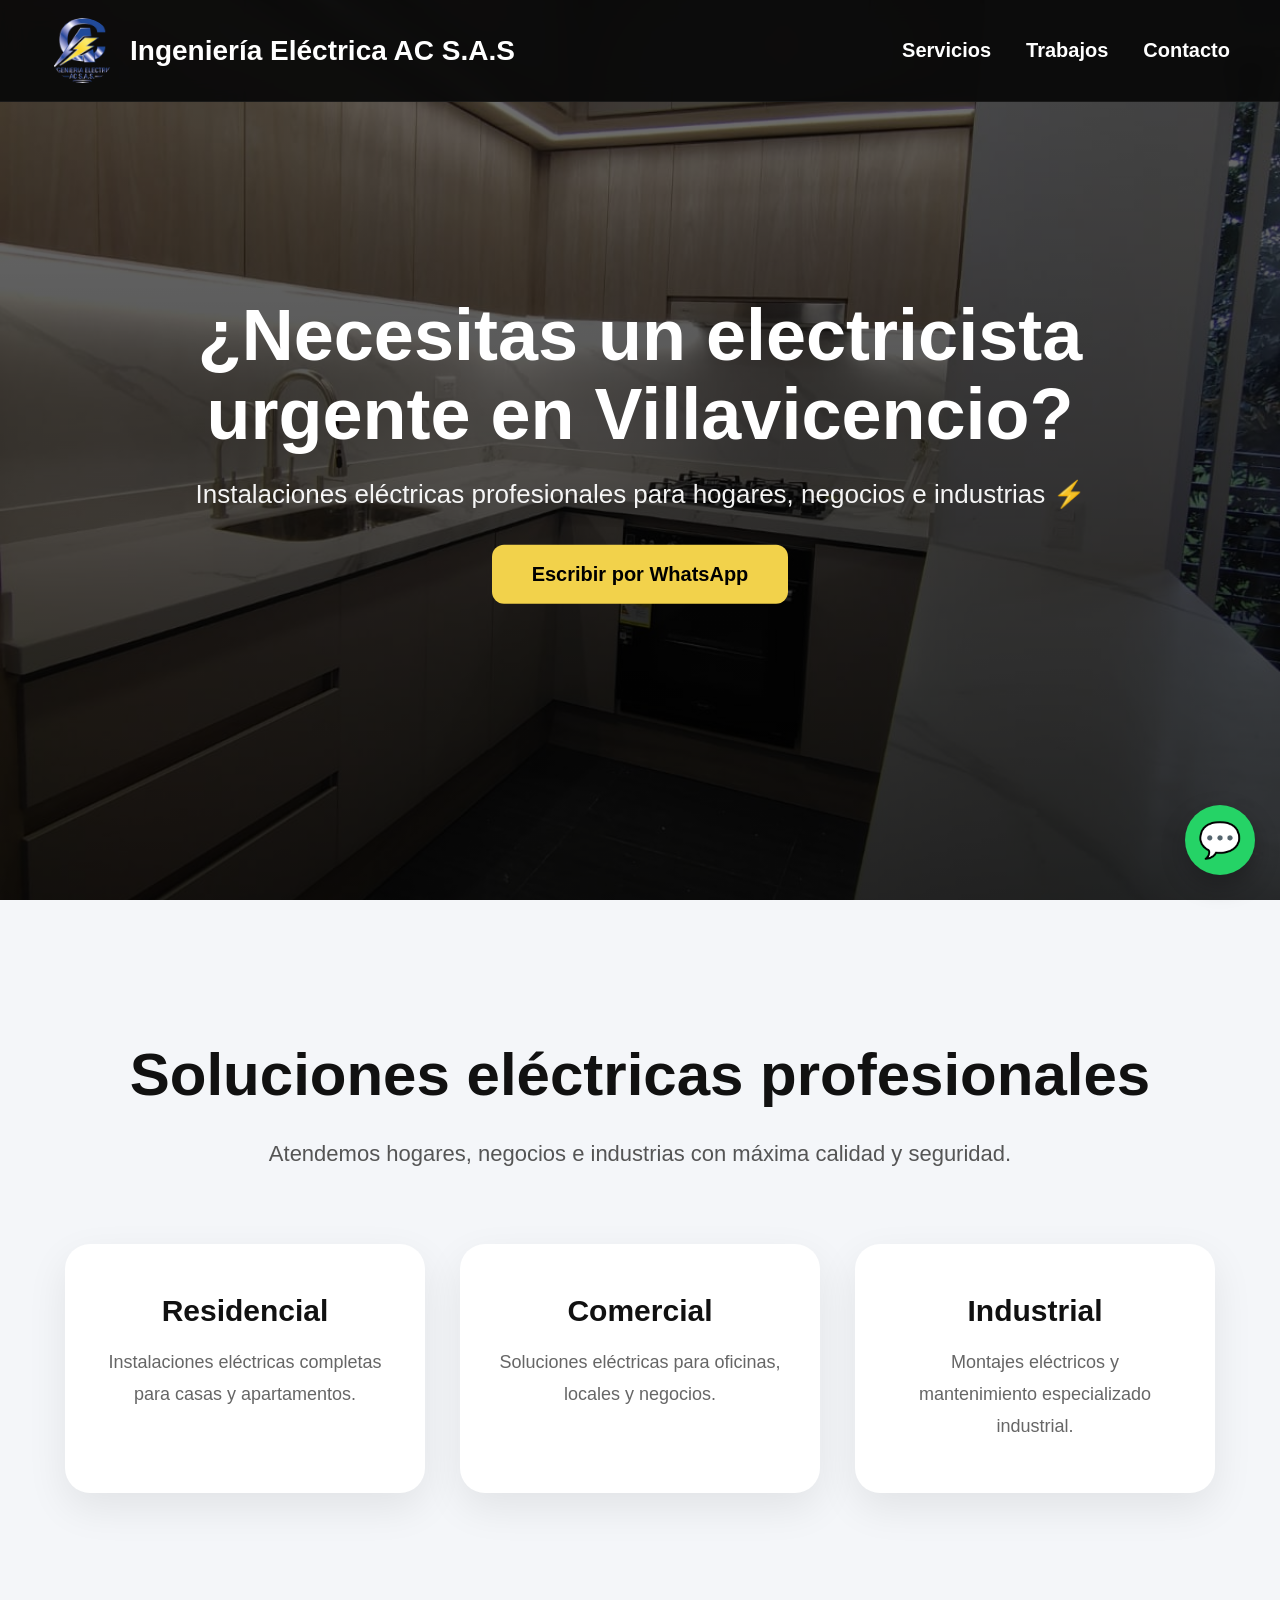
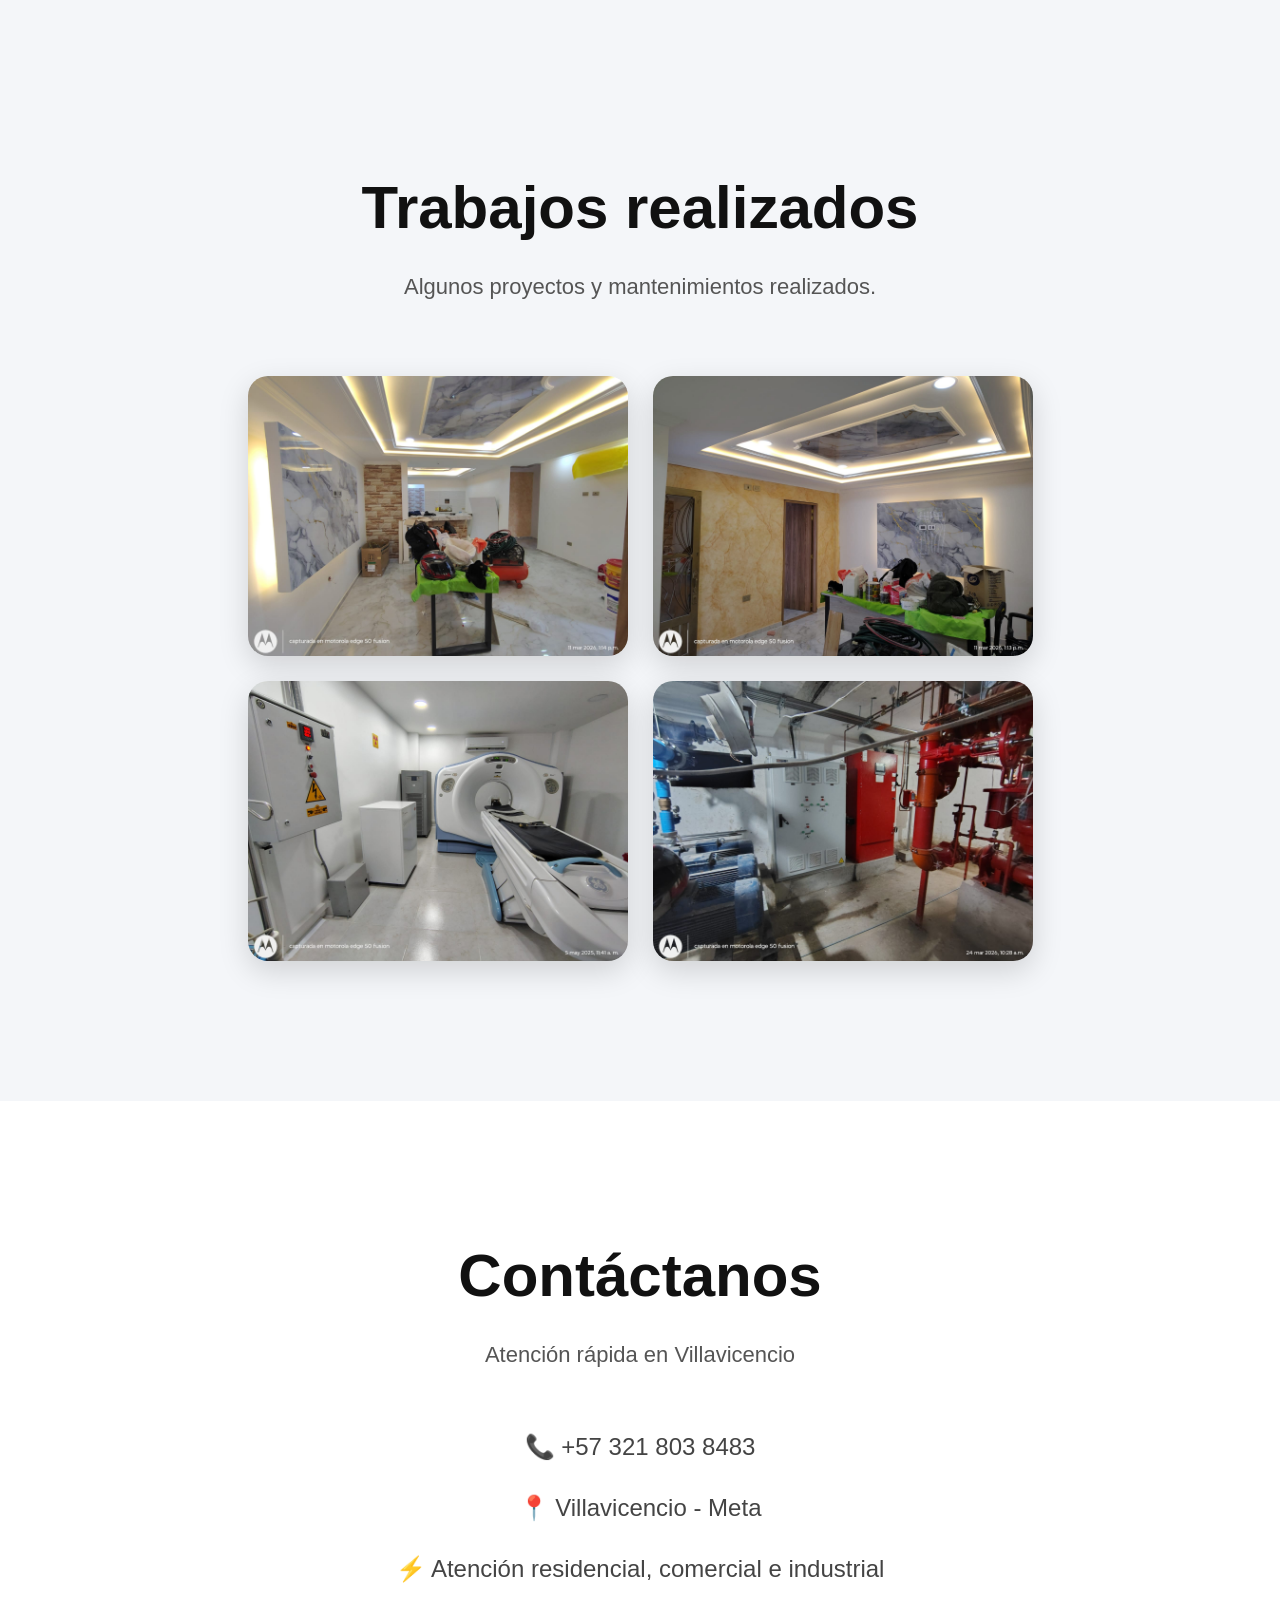
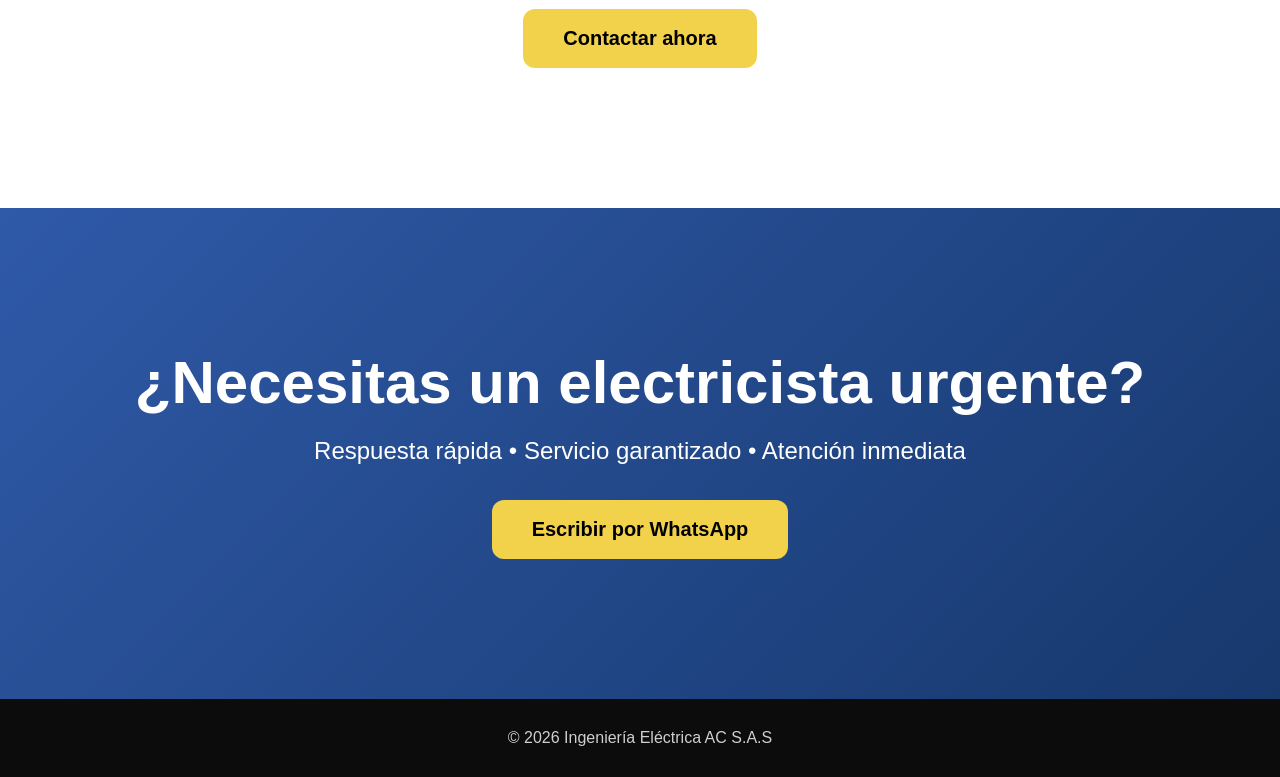
<file: index.html>
<!doctype html>
<html lang="es">
<head>

  <meta charset="UTF-8">
  <meta name="viewport" content="width=device-width, initial-scale=1.0">

  <title>Ingeniería Eléctrica AC S.A.S</title>

  <meta name="description" content="Electricista en Villavicencio. Instalaciones eléctricas, mantenimiento residencial, comercial e industrial, Electricissta, arreglos, Mantenimiento Electrico, Construccion Electrica, Redes electricas, Villavicencio, Energia en villavicencio.">

  <!-- FAVICON -->
  <link rel="icon" type="image/png" href="logo.png">
  <link rel="shortcut icon" href="logo.png" type="image/png">

  <!-- GOOGLE / REDES -->
  <meta property="og:image" content="https://electricistavillavicencio.casa/logo.png">

  <link rel="stylesheet" href="styles.css">

</head>

<body>

<!-- NAV -->
<nav class="nav">

  <div class="logo">
    <img src="logo.png" alt="Ingeniería Eléctrica AC S.A.S" class="logo-img">
    <h2>Ingeniería Eléctrica AC S.A.S</h2>
  </div>

  <!-- MENU -->
  <div class="menu">
    <a href="#servicios">Servicios</a>
    <a href="#trabajos">Trabajos</a>
    <a href="#contacto">Contacto</a>
  </div>

</nav>

<!-- HERO -->
<section class="hero">

  <div class="slides">
    <img src="casa5.jpg" class="activo">
    <img src="comercio3.jpg">
    <img src="industrial1.jpg">
  </div>

  <div class="overlay"></div>

  <div class="hero-text">
    <h1>¿Necesitas un electricista urgente en Villavicencio?</h1>

    <p>
      Instalaciones eléctricas profesionales para hogares,
      negocios e industrias ⚡
    </p>

    <a href="https://wa.me/573218038483" class="btn">
      Escribir por WhatsApp
    </a>
  </div>

</section>

<!-- SERVICIOS -->
<section class="section" id="servicios">

  <h2>Soluciones eléctricas profesionales</h2>

  <p>
    Atendemos hogares, negocios e industrias
    con máxima calidad y seguridad.
  </p>

  <div class="grid">

    <div class="card">
      <h3>Residencial</h3>

      <p>
        Instalaciones eléctricas completas
        para casas y apartamentos.
      </p>
    </div>

    <div class="card">
      <h3>Comercial</h3>

      <p>
        Soluciones eléctricas para oficinas,
        locales y negocios.
      </p>
    </div>

    <div class="card">
      <h3>Industrial</h3>

      <p>
        Montajes eléctricos y mantenimiento
        especializado industrial.
      </p>
    </div>

  </div>

</section>

<!-- TRABAJOS -->
<section class="section dark" id="trabajos">

  <h2>Trabajos realizados</h2>

  <p>
    Algunos proyectos y mantenimientos realizados.
  </p>

  <div class="galeria">

    <img src="casa1.jpg" alt="">
    <img src="casa2.jpg" alt="">
    <img src="comercio1.jpg" alt="">
    <img src="industrial1.jpg" alt="">

  </div>

</section>

<!-- CONTACTO -->
<section class="section contacto" id="contacto">

  <h2>Contáctanos</h2>

  <p>Atención rápida en Villavicencio</p>

  <div class="contacto-box">

    <p>📞 +57 321 803 8483</p>

    <p>📍 Villavicencio - Meta</p>

    <p>⚡ Atención residencial, comercial e industrial</p>

    <a href="https://wa.me/573218038483" class="btn">
      Contactar ahora
    </a>

  </div>

</section>

<!-- CTA -->
<section class="cta">

  <h2>¿Necesitas un electricista urgente?</h2>

  <p>
    Respuesta rápida • Servicio garantizado • Atención inmediata
  </p>

  <a href="https://wa.me/573218038483" class="btn">
    Escribir por WhatsApp
  </a>

</section>

<!-- FOOTER -->
<footer class="footer">

  <p>© 2026 Ingeniería Eléctrica AC S.A.S</p>

</footer>

<!-- BOTON WHATSAPP -->
<a href="https://wa.me/573218038483" class="whatsapp">
  💬
</a>

<script src="script.js"></script>

</body>
</html>
</file>
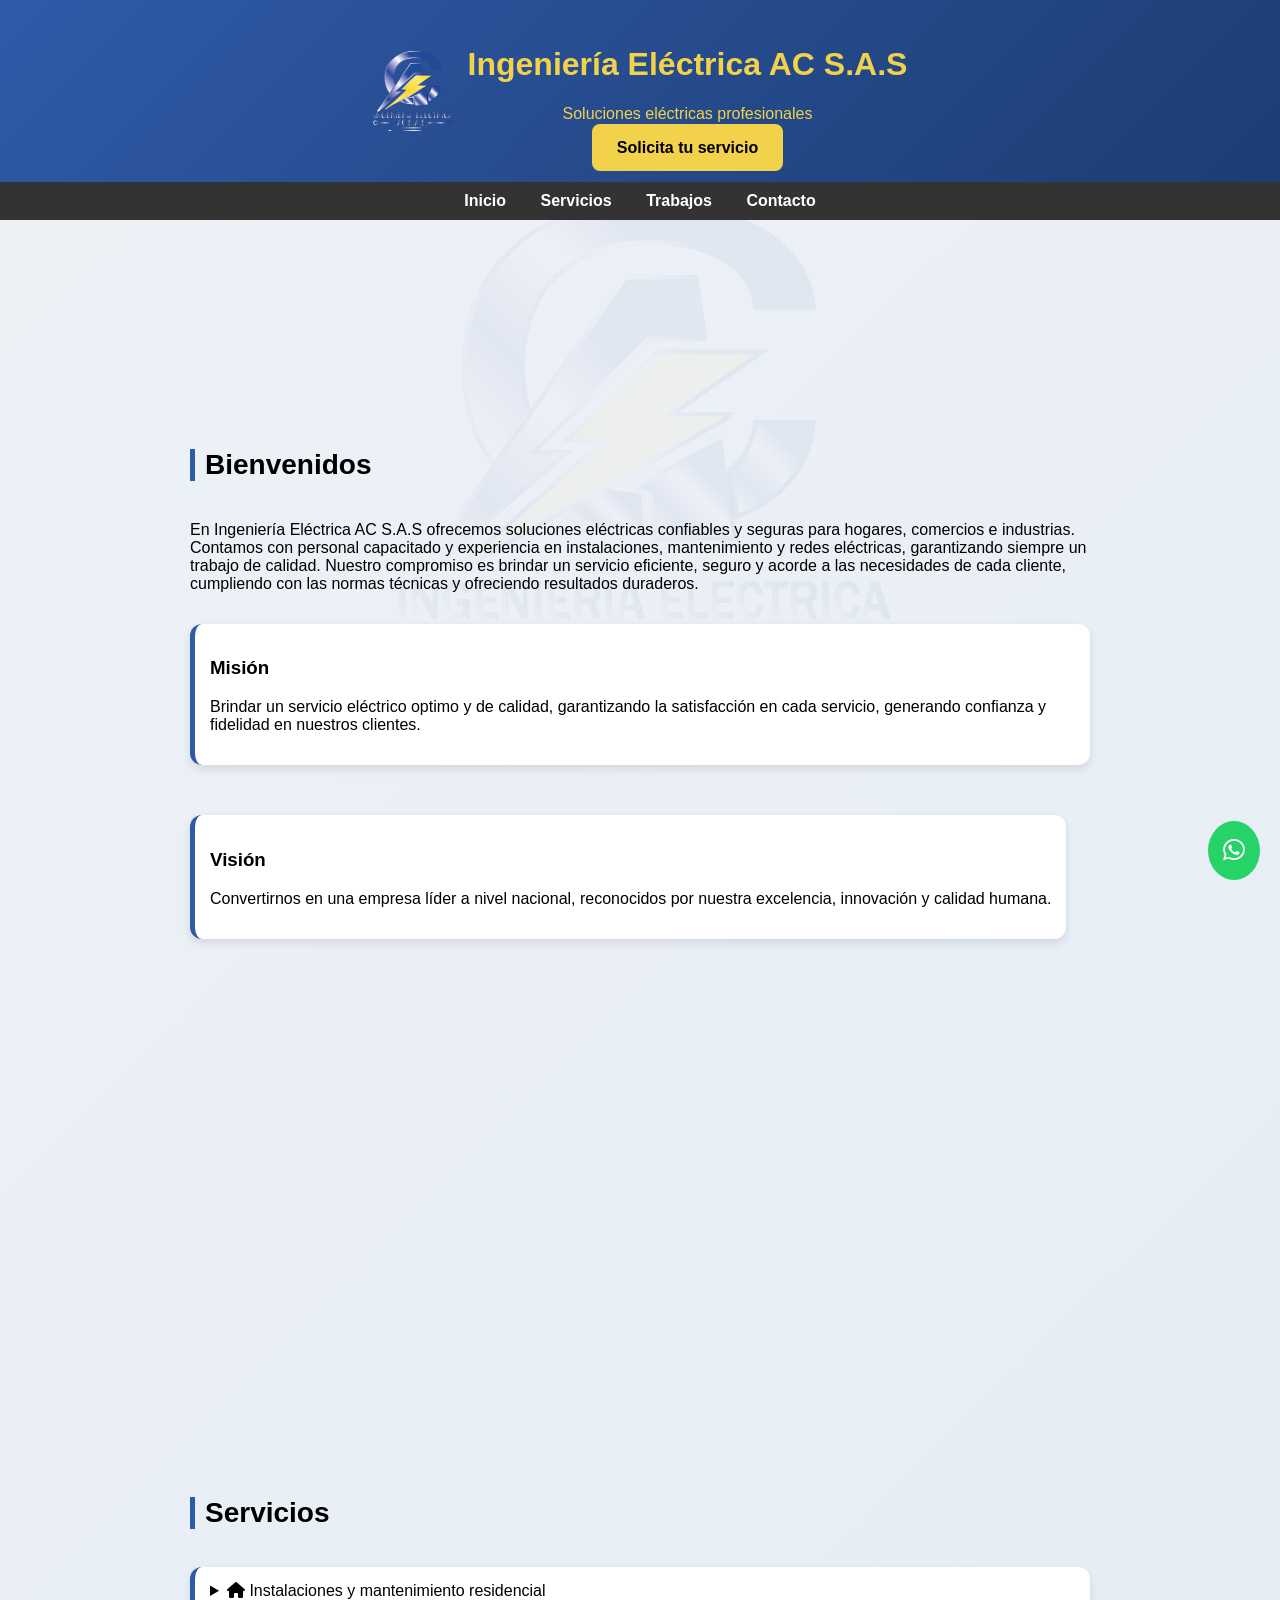
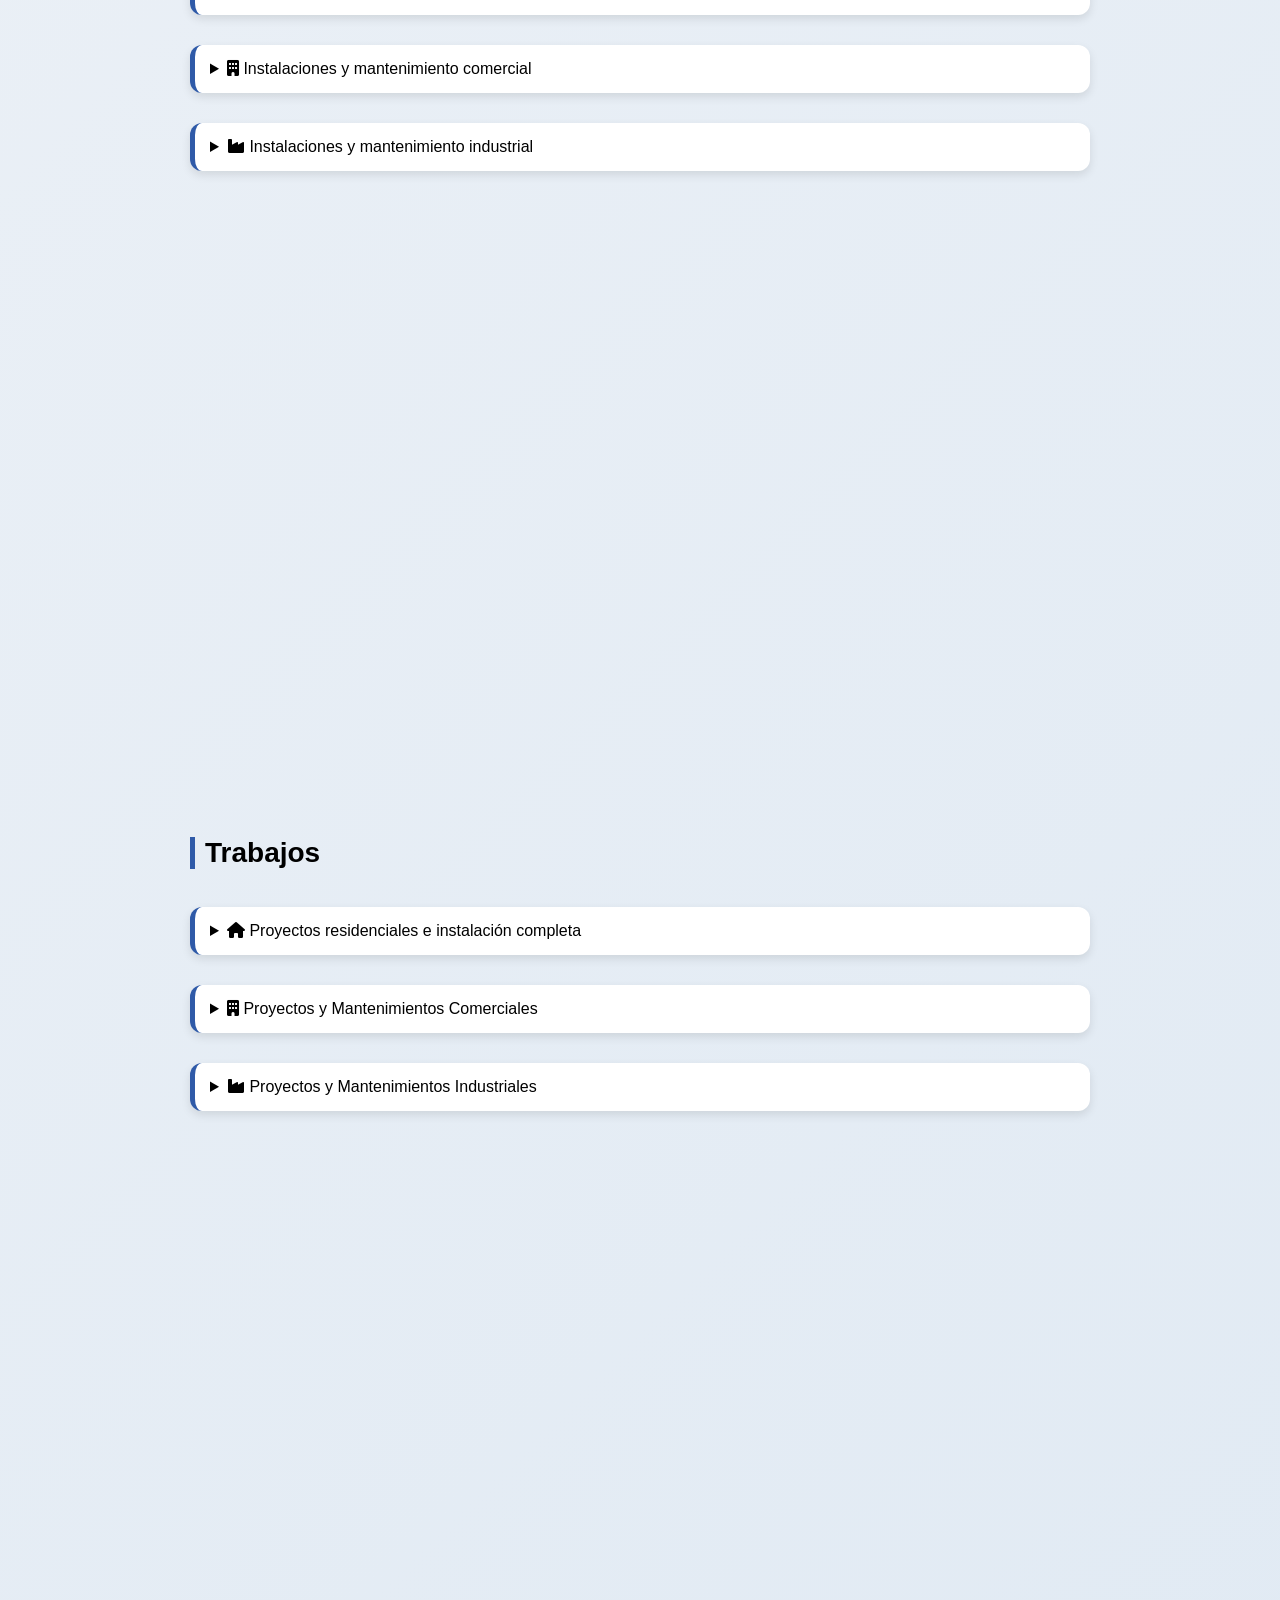
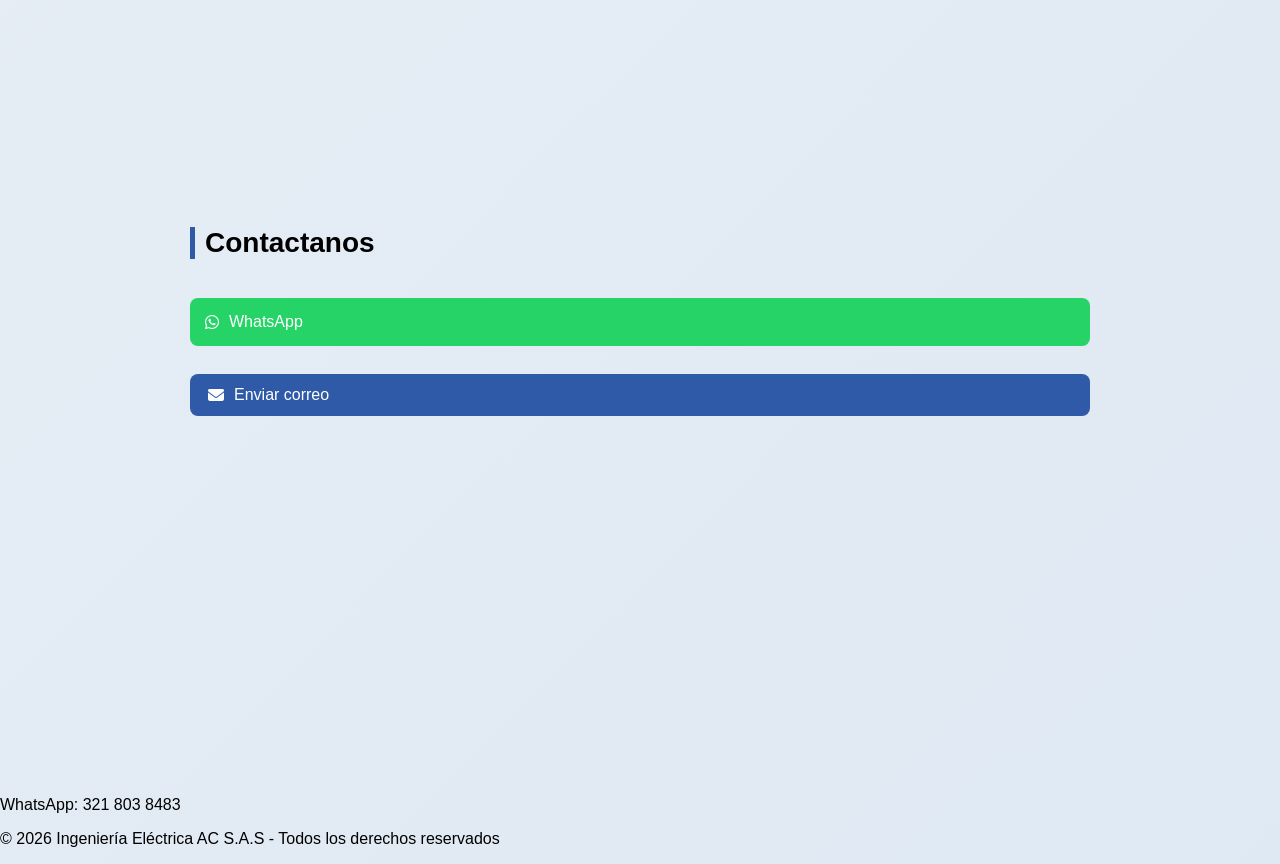
<file: ingenieria ac sas.html>
<!doctype html>
<html lang="es">
  <head>
    
    <meta charset="UTF-8" />
    <title>Ingeniería Eléctrica AC S.A.S</title>

    <meta
      name="description"
      content="Servicios eléctricos en Villavicencio. Instalaciones, 
      mantenimiento residencial, comercial e industrial."/>
      
    <link
      rel="stylesheet"
      href="https://cdnjs.cloudflare.com/ajax/libs/font-awesome/6.5.0/css/all.min.css"
    />

    <style>
      html {
        scroll-behavior: smooth;
      }

      body {
        font-family: Helvetica;
        margin: 0;
        background: linear-gradient(135deg, #eef2f7, #dfe9f3);
        scroll-snap-type: y mandatory;
        overflow-y: scroll;
      }

      /* LOGO FONDO */
      body::before {
        content: "";
        position: fixed;
        top: 50%;
        left: 50%;
        width: 500px;
        height: 500px;
        background: url("logo.png") no-repeat center;
        background-size: contain;
        opacity: 0.05;
        transform: translate(-50%, -50%);
        z-index: -1;
      }

      /* HEADER */
      header {
        background: linear-gradient(135deg, #2f5aa8, #1c3d73);
        color: rgb(242, 210, 75);
        padding: 25px;
        text-align: center;
      }

      .header-contenido {
        display: flex;
        align-items: center;
        justify-content: center;
        gap: 15px;
      }

      .logo {
        width: 80px;
        border-radius: 10px;
      }

      /* NAV */
      nav {
        background: #333;
        padding: 10px;
        text-align: center;
        position: sticky;
        top: 0;
        z-index: 1000;
      }

      nav.activo {
        background: rgba(0, 0, 0, 0.85);
        backdrop-filter: blur(10px);
      }

      nav a {
        position: relative;
        color: white;
        margin: 0 15px;
        text-decoration: none;
        font-weight: bold;
      }

      nav a::after {
        content: "";
        position: absolute;
        width: 0;
        height: 2px;
        background: #2f5aa8;
        left: 0;
        bottom: -5px;
        transition: 0.3s;
      }

      nav a:hover::after {
        width: 100%;
      }

      /* SECCIONES */
      section {
        min-height: 100vh;
        display: flex;
        flex-direction: column;
        justify-content: center;
        max-width: 900px;
        margin: auto;
        padding: 20px;
        scroll-snap-align: start;
      }

      /* TITULOS */
      h2 {
        font-size: 28px;
        border-left: 5px solid #2f5aa8;
        padding-left: 10px;
      }

      /* CARDS */
      .card {
        background: white;
        padding: 15px;
        margin: 15px 0;
        border-radius: 12px;
        box-shadow: 0 4px 10px rgba(0, 0, 0, 0.1);
        border-left: 5px solid #2f5aa8;
        transition: 0.3s;
      }

      .card:hover {
        transform: translateY(-5px);
      }

      /* FILA */
      .fila {
        display: flex;
        gap: 20px;
        flex-wrap: wrap;
      }

      /* BOTONES */
      .btn-principal {
        background: #f2d24b;
        color: black;
        padding: 15px 25px;
        border-radius: 8px;
        text-decoration: none;
        font-weight: bold;
      }

      .btn-whatsapp {
        display: inline-flex;
        align-items: center;
        gap: 10px;
        padding: 15px;
        background: #25d366;
        color: white;
        border-radius: 8px;
        text-decoration: none;
        margin-top: 15px;
      }

      .btn-email {
        display: inline-flex;
        align-items: center;
        gap: 10px;
        padding: 12px 18px;
        background: #2f5aa8;
        color: white;
        border-radius: 8px;
        text-decoration: none;
        margin-top: 10px;
      }

      /* WHATSAPP FLOTANTE */
      .whatsapp-float {
        position: fixed;
        bottom: 20px;
        right: 20px;
        background: #25d366;
        color: white;
        font-size: 25px;
        padding: 15px;
        border-radius: 50%;
      }

      /* ANIMACIÓN */
      .animar {
        opacity: 0;
        transform: translateY(40px);
        transition: 0.8s;
      }

      .animar.visible {
        opacity: 1;
        transform: translateY(0);
      }
      /*IMAGENES*/
      .img-trabajo {
        width: 100%;
        border-radius: 10px;
        margin-top: 10px;
        max-width: 300px;
      }
    </style>
  </head>

  <body>
    <header>
      <div class="header-contenido">
        <img src="logo.png" class="logo" />
        <div>
          <h1>Ingeniería Eléctrica AC S.A.S</h1>
          <p>Soluciones eléctricas profesionales</p>
          <a href="#contacto" class="btn-principal">Solicita tu servicio</a>
        </div>
      </div>
    </header>

    <nav>
      <a href="#inicio">Inicio</a>
      <a href="#servicios">Servicios</a>
      <a href="#trabajos">Trabajos</a>
      <a href="#contacto">Contacto</a>
    </nav>

    <section id="inicio" class="animar">
      <h2>Bienvenidos</h2>
      <p>
        En Ingeniería Eléctrica AC S.A.S ofrecemos soluciones eléctricas
        confiables y seguras para hogares, comercios e industrias. Contamos con
        personal capacitado y experiencia en instalaciones, mantenimiento y
        redes eléctricas, garantizando siempre un trabajo de calidad. Nuestro
        compromiso es brindar un servicio eficiente, seguro y acorde a las
        necesidades de cada cliente, cumpliendo con las normas técnicas y
        ofreciendo resultados duraderos.
      </p>

      <div class="fila">
        <div class="card">
          <h3>Misión</h3>
          <p>
            Brindar un servicio eléctrico optimo y de calidad, garantizando la
            satisfacción en cada servicio, generando confianza y fidelidad en
            nuestros clientes.
          </p>
        </div>
        <div class="card">
          <h3>Visión</h3>
          <p>
            Convertirnos en una empresa líder a nivel nacional, reconocidos por
            nuestra excelencia, innovación y calidad humana.
          </p>
        </div>
      </div>
    </section>

    <section id="servicios" class="animar">
      <h2>Servicios</h2>

      <details class="card">
        <summary>
          <i class="fas fa-home"></i> Instalaciones y mantenimiento residencial
        </summary>
        <p>
          Realizamos instalaciones eléctricas completas en viviendas, incluyendo
          cableado, tomas, iluminación y tableros eléctricos. También ofrecemos
          mantenimiento preventivo y correctivo para garantizar el buen
          funcionamiento y la seguridad del sistema eléctrico en el hogar.
        </p>
      </details>

      <details class="card">
        <summary>
          <i class="fas fa-building"></i> Instalaciones y mantenimiento
          comercial
        </summary>
        <p>
          Brindamos soluciones eléctricas para locales comerciales, oficinas y
          negocios. Instalamos sistemas eléctricos eficientes, iluminación
          adecuada y realizamos mantenimiento para evitar fallas que afecten la
          operación del negocio.
        </p>
      </details>

      <details class="card">
        <summary>
          <i class="fas fa-industry"></i> Instalaciones y mantenimiento
          industrial
        </summary>
        <p>
          Ejecutamos proyectos eléctricos industriales, incluyendo montaje de
          redes, tableros y sistemas de distribución. Realizamos mantenimiento
          especializado para asegurar la continuidad operativa y cumplir con
          normas técnicas de seguridad.
        </p>
      </details>
    </section>

    <section id="trabajos" class="animar">
      <h2>Trabajos</h2>

      <details class="card">
        <summary>
          <i class="fas fa-home"></i> Proyectos residenciales e instalación
          completa
        </summary>
        <p>
          Se realiza instalación eléctrica completa en vivienda, cumpliendo
          normas de seguridad.
        </p>
        <img src="casa 1.jpeg" class="img-trabajo" />
        <img src="casa 2.jpeg" class="img-trabajo" />
        <img src="casa 3.jpeg" class="img-trabajo" />
        <img src="casa 4.jpeg" class="img-trabajo" />
        <img src="casa 5.jpeg" class="img-trabajo" />
        <img src="casa 6.jpeg" class="img-trabajo" />
        <img src="casa 7.jpeg" class="img-trabajo" />
      </details>

      <details class="card">
        <summary>
          <i class="fas fa-building"></i> Proyectos y Mantenimientos Comerciales
        </summary>
        <p>
          Se lleva a cabo instalación eléctrica en local comercial, garantizando
          eficiencia y seguridad.
        </p>
        <img src="comercio 1.jpeg" class="img-trabajo" />
        <img src="comercio 2.jpeg" class="img-trabajo" />
        <img src="comercio 3.jpeg" class="img-trabajo" />
        <img src="comercio 4.jpeg" class="img-trabajo" />
      </details>

      <details class="card">
        <summary>
          <i class="fas fa-industry"></i> Proyectos y Mantenimientos
          Industriales
        </summary>
        <p>
          Se realiza instalación eléctrica en planta industrial, cumpliendo con
          normas técnicas y de seguridad.
        </p>
        <img src="industrial 1.jpeg" class="img-trabajo" />
        <img src="industrial 2.jpeg" class="img-trabajo" />
        <img src="industrial 3.jpeg" class="img-trabajo" />
        <img src="industrial 4.jpeg" class="img-trabajo" />
      </details>
    </section>

    <section id="contacto" class="animar">
      <h2>Contactanos</h2>

      <a href="https://wa.me/573218038483" target="_blank" class="btn-whatsapp">
        <i class="fab fa-whatsapp"></i> WhatsApp
      </a>

      <br />

      <a href="mailto:corporativo3215@gmail.com" class="btn-email">
        <i class="fas fa-envelope"></i> Enviar correo
      </a>
    </section>

    <footer>
      <p>WhatsApp: 321 803 8483</p>
      <p>
        © 2026 Ingeniería Eléctrica AC S.A.S - Todos los derechos reservados
      </p>
    </footer>

    <!-- BOTÓN FLOTANTE -->
    <a href="https://wa.me/573218038483" target="_blank" class="whatsapp-float">
      <i class="fab fa-whatsapp"></i>
    </a>

    <script>
      const elementos = document.querySelectorAll(".animar");

      window.addEventListener("scroll", () => {
        elementos.forEach((el) => {
          const top = el.getBoundingClientRect().top;
          if (top < window.innerHeight - 50) {
            el.classList.add("visible");
          }
        });
      });

      window.addEventListener("scroll", () => {
        const nav = document.querySelector("nav");
        nav.classList.toggle("activo", window.scrollY > 50);
      });
    </script>
  </body>
</html>
</file>
<file: styles.css>
*{
  margin:0;
  padding:0;
  box-sizing:border-box;
  font-family:'Segoe UI',Arial,sans-serif;
  scroll-behavior:smooth;
}

body{
  background:#f4f6f9;
  overflow-x:hidden;
}

/* =========================
   NAVBAR
========================= */

.nav{
  width:100%;
  background:rgba(10,10,10,0.95);

  position:fixed;
  top:0;
  left:0;
  z-index:1000;

  display:flex;
  justify-content:space-between;
  align-items:center;

  padding:18px 50px;

  backdrop-filter:blur(10px);
  border-bottom:1px solid rgba(255,255,255,0.05);
}

/* LOGO */

.logo{
  display:flex;
  align-items:center;
  gap:15px;
}

.logo-img{
  width:65px;
  height:65px;
  object-fit:contain;
  border-radius:50%;
}

.logo h2{
  color:white;
  font-size:28px;
  font-weight:700;
}

/* MENU */

.menu{
  display:flex;
  align-items:center;
  gap:35px;
}

.menu a{
  color:white;
  text-decoration:none;
  font-size:20px;
  font-weight:600;
  transition:0.3s;
  position:relative;
}

.menu a:hover{
  color:#f2d24b;
}

.menu a::after{
  content:"";
  position:absolute;
  left:0;
  bottom:-8px;

  width:0%;
  height:2px;

  background:#f2d24b;
  transition:0.3s;
}

.menu a:hover::after{
  width:100%;
}

/* =========================
   HERO
========================= */

.hero{
  height:100vh;
  position:relative;
  overflow:hidden;
}

.slides img{
  position:absolute;
  width:100%;
  height:100%;
  object-fit:cover;

  opacity:0;
  transition:opacity 1.5s ease;
}

.slides img.activo{
  opacity:1;
}

.overlay{
  position:absolute;
  width:100%;
  height:100%;

  background:linear-gradient(
    to bottom,
    rgba(0,0,0,0.55),
    rgba(0,0,0,0.80)
  );

  z-index:2;
}

.hero-text{
  position:absolute;
  z-index:3;

  top:50%;
  left:50%;

  transform:translate(-50%, -50%);

  text-align:center;
  color:white;

  width:90%;
  max-width:900px;
}

.hero-text h1{
  font-size:72px;
  line-height:1.1;
  margin-bottom:25px;
}

.hero-text p{
  font-size:26px;
  margin-bottom:35px;
  opacity:0.95;
}

/* BOTON */

.btn{
  display:inline-block;

  background:#f2d24b;
  color:black;

  padding:18px 40px;

  border-radius:12px;

  text-decoration:none;

  font-weight:bold;
  font-size:20px;

  transition:0.3s;
}

.btn:hover{
  background:#ffd900;
  transform:translateY(-5px);

  box-shadow:0 10px 25px rgba(0,0,0,0.25);
}

/* =========================
   SECCIONES
========================= */

.section{
  padding:140px 60px;
  max-width:1300px;
  margin:auto;
  text-align:center;
}

.section h2{
  font-size:60px;
  margin-bottom:25px;
  color:#111;
}

.section p{
  font-size:22px;
  line-height:1.8;
  color:#555;
}

/* =========================
   SERVICIOS
========================= */

.grid{
  margin-top:70px;

  display:flex;
  justify-content:center;
  gap:35px;
  flex-wrap:wrap;
}

.card{
  background:white;

  width:360px;

  padding:50px 35px;

  border-radius:25px;

  box-shadow:0 15px 40px rgba(0,0,0,0.08);

  transition:0.4s;
}

.card:hover{
  transform:translateY(-15px);
}

.card i{
  font-size:55px;
  color:#2f5aa8;
  margin-bottom:25px;
}

.card h3{
  font-size:30px;
  margin-bottom:18px;
  color:#111;
}

.card p{
  font-size:18px;
  color:#666;
}

/* =========================
   GALERIA
========================= */

.galeria{
  margin-top:70px;

  display:flex;
  justify-content:center;
  gap:25px;
  flex-wrap:wrap;
}

.galeria img{
  width:380px;
  height:280px;

  object-fit:cover;

  border-radius:20px;

  transition:0.4s;

  box-shadow:0 10px 30px rgba(0,0,0,0.15);
}

.galeria img:hover{
  transform:scale(1.05);
}

/* =========================
   CTA
========================= */

.cta{
  padding:140px 30px;

  background:linear-gradient(
    135deg,
    #2f5aa8,
    #17386d
  );

  text-align:center;
  color:white;
}

.cta h2{
  font-size:60px;
  margin-bottom:20px;
}

.cta p{
  font-size:24px;
  margin-bottom:35px;
}

/* =========================
   CONTACTO
========================= */

.contacto{
  background:white;
}

.contacto-box{
  margin-top:50px;
}

.contacto-box p{
  margin-bottom:18px;
  font-size:24px;
  color:#444;
}

/* =========================
   FOOTER
========================= */

.footer{
  background:#0c0c0c;
  color:white;

  text-align:center;

  padding:30px;
}

.footer p{
  font-size:16px;
  opacity:0.8;
}

/* =========================
   WHATSAPP
========================= */

.whatsapp{
  position:fixed;

  right:25px;
  bottom:25px;

  width:70px;
  height:70px;

  background:#25d366;
  color:white;

  border-radius:50%;

  display:flex;
  justify-content:center;
  align-items:center;

  text-decoration:none;

  font-size:35px;

  z-index:999;

  box-shadow:0 10px 25px rgba(0,0,0,0.25);

  transition:0.3s;
}

.whatsapp:hover{
  transform:scale(1.1);
}

/* =========================
   RESPONSIVE
========================= */

@media(max-width:900px){

  .nav{
    padding:15px 20px;
    flex-direction:column;
    gap:15px;
  }

  .logo{
    justify-content:center;
  }

  .logo-img{
    width:50px;
    height:50px;
  }

  .logo h2{
    font-size:18px;
    text-align:center;
  }

  .menu{
    gap:18px;
    flex-wrap:wrap;
    justify-content:center;
  }

  .menu a{
    font-size:15px;
  }

  .hero-text h1{
    font-size:42px;
  }

  .hero-text p{
    font-size:18px;
  }

  .section{
    padding:100px 20px;
  }

  .section h2{
    font-size:40px;
  }

  .card{
    width:100%;
  }

  .galeria img{
    width:100%;
    height:auto;
  }

  .cta h2{
    font-size:38px;
  }

}
</file>
